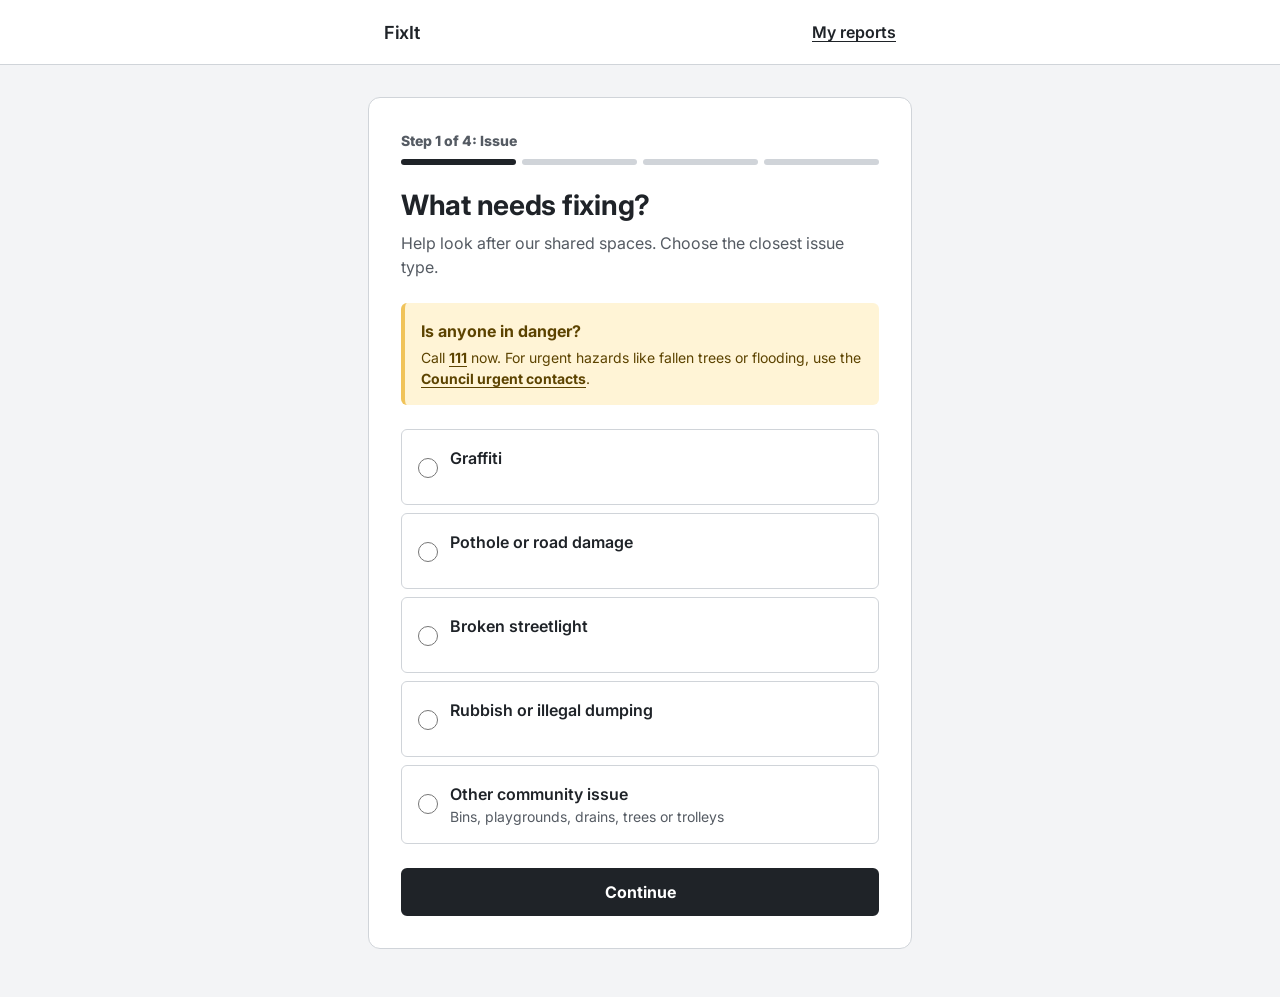
<file: index.html>
<!DOCTYPE html>
<html lang="en">
<head>
  <meta charset="UTF-8">
  <meta name="viewport" content="width=device-width, initial-scale=1">
  <title>What needs fixing? | FixIt</title>
  <!-- Font: Inter, an open typeface designed for screens -->
  <link rel="preconnect" href="https://fonts.googleapis.com">
  <link rel="preconnect" href="https://fonts.gstatic.com" crossorigin>
  <link rel="stylesheet" href="https://fonts.googleapis.com/css2?family=Inter:wght@400;500;600;700;800&display=swap">
  <!-- Load order matters: tokens first, components last -->
  <link rel="stylesheet" href="css/tokens.css">
  <link rel="stylesheet" href="css/base.css">
  <link rel="stylesheet" href="css/layout.css">
  <link rel="stylesheet" href="css/components.css">
</head>
<body>
  <a class="skip-link" href="#main">Skip to main content</a>

  <header class="site-header">
    <div class="site-header-inner">
      <a class="logo" href="index.html">FixIt</a>
      <a class="site-header-end" href="my-reports.html">My reports</a>
    </div>
  </header>

  <main id="main" class="page">
    <!-- Progress: the text is for everyone, the bar is decoration so screen readers skip it -->
    <div class="progress">
      <p class="progress-label">Step 1 of 4: Issue</p>
      <div class="progress-bar" aria-hidden="true">
        <span class="is-done"></span>
        <span></span>
        <span></span>
        <span></span>
      </div>
    </div>

    <h1>What needs fixing?</h1>
    <p class="lede">Help look after our shared spaces. Choose the closest issue type.</p>

    <!-- Moved above the options: someone in danger should see this before anything else -->
    <div class="notice notice-urgent" role="note">
      <p class="notice-title">Is anyone in danger?</p>
      <p>Call <a href="tel:111">111</a> now. For urgent hazards like fallen trees or flooding, use the <a href="urgent-contacts.html">Council urgent contacts</a>.</p>
    </div>

    <form action="details.html">
      <!-- fieldset + legend groups the radios so screen readers read the question with each option -->
      <fieldset class="choice-group">
        <legend class="visually-hidden">Issue type</legend>

        <label class="choice">
          <input type="radio" name="issue-type" value="graffiti" required>
          <span><span class="choice-title">Graffiti</span></span>
        </label>

        <label class="choice">
          <input type="radio" name="issue-type" value="road">
          <span><span class="choice-title">Pothole or road damage</span></span>
        </label>

        <label class="choice">
          <input type="radio" name="issue-type" value="streetlight">
          <span><span class="choice-title">Broken streetlight</span></span>
        </label>

        <label class="choice">
          <input type="radio" name="issue-type" value="rubbish">
          <span><span class="choice-title">Rubbish or illegal dumping</span></span>
        </label>

        <label class="choice">
          <input type="radio" name="issue-type" value="other">
          <span>
            <span class="choice-title">Other community issue</span>
            <span class="choice-hint">Bins, playgrounds, drains, trees or trolleys</span>
          </span>
        </label>
      </fieldset>

      <button type="submit" class="btn btn-primary btn-block">Continue</button>
    </form>
  </main>

  <script src="js/main.js"></script>
</body>
</html>
</file>
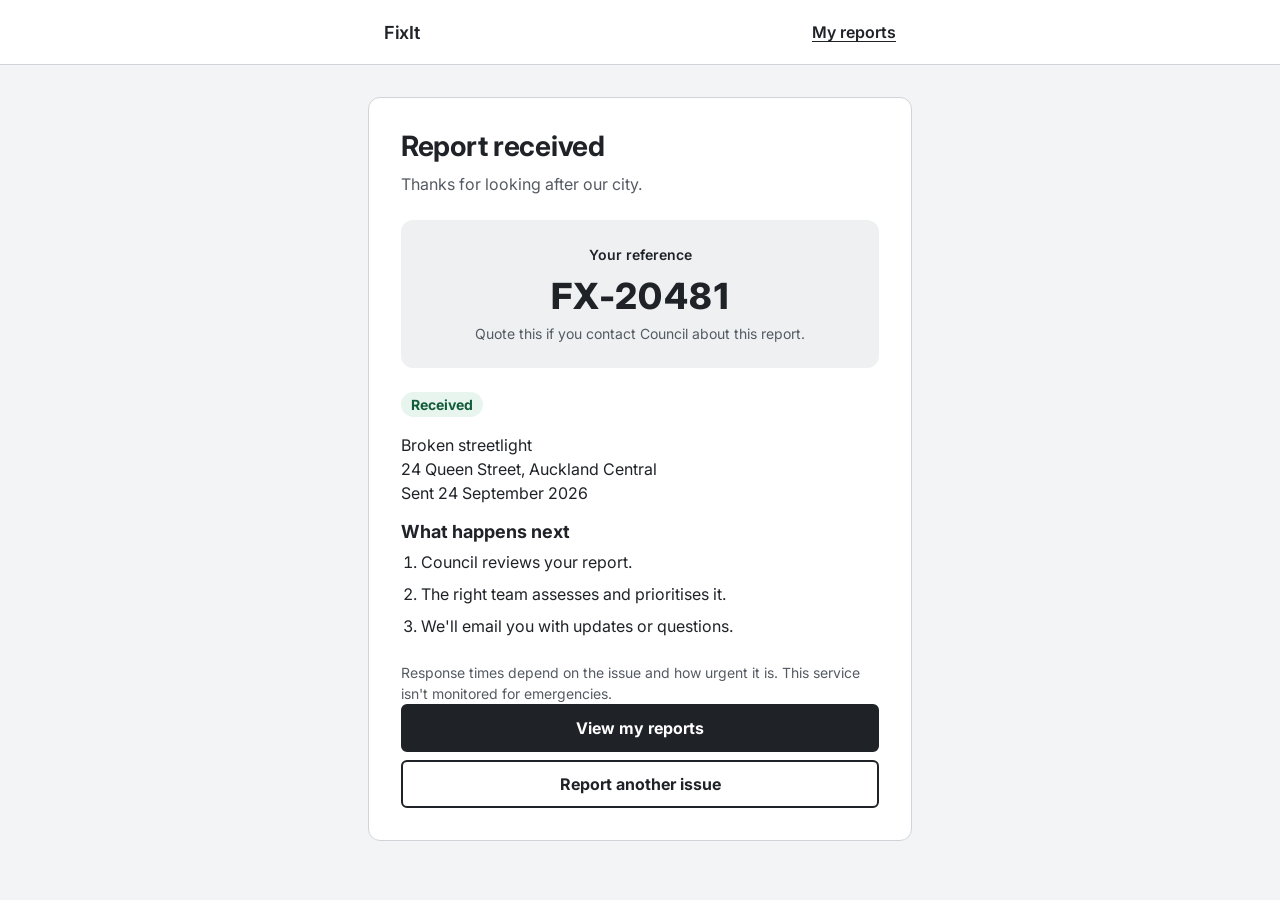
<file: confirmation.html>
<!DOCTYPE html>
<html lang="en">
<head>
  <meta charset="UTF-8">
  <meta name="viewport" content="width=device-width, initial-scale=1">
  <title>Report received | FixIt</title>
  <!-- Font: Inter, an open typeface designed for screens -->
  <link rel="preconnect" href="https://fonts.googleapis.com">
  <link rel="preconnect" href="https://fonts.gstatic.com" crossorigin>
  <link rel="stylesheet" href="https://fonts.googleapis.com/css2?family=Inter:wght@400;500;600;700;800&display=swap">
  <!-- Load order matters: tokens first, components last -->
  <link rel="stylesheet" href="css/tokens.css">
  <link rel="stylesheet" href="css/base.css">
  <link rel="stylesheet" href="css/layout.css">
  <link rel="stylesheet" href="css/components.css">
</head>
<body>
  <a class="skip-link" href="#main">Skip to main content</a>

  <header class="site-header">
    <div class="site-header-inner">
      <a class="logo" href="index.html">FixIt</a>
      <a class="site-header-end" href="my-reports.html">My reports</a>
    </div>
  </header>

  <main id="main" class="page">
    <h1>Report received</h1>
    <p class="lede">Thanks for looking after our city.</p>

    <div class="reference">
      <p class="reference-label">Your reference</p>
      <p class="reference-code">FX-20481</p>
      <p class="field-hint">Quote this if you contact Council about this report.</p>
    </div>

    <p><span class="badge">Received</span></p>
    <p>Broken streetlight<br>24 Queen Street, Auckland Central<br>Sent 24 September 2026</p>

    <h2>What happens next</h2>
    <ol class="next-steps">
      <li>Council reviews your report.</li>
      <li>The right team assesses and prioritises it.</li>
      <li>We'll email you with updates or questions.</li>
    </ol>
    <p class="field-hint">Response times depend on the issue and how urgent it is. This service isn't monitored for emergencies.</p>

    <div class="button-stack">
      <a class="btn btn-primary btn-block" href="my-reports.html">View my reports</a>
      <a class="btn btn-secondary btn-block" href="index.html">Report another issue</a>
    </div>
  </main>

  <script src="js/main.js"></script>
</body>
</html>
</file>
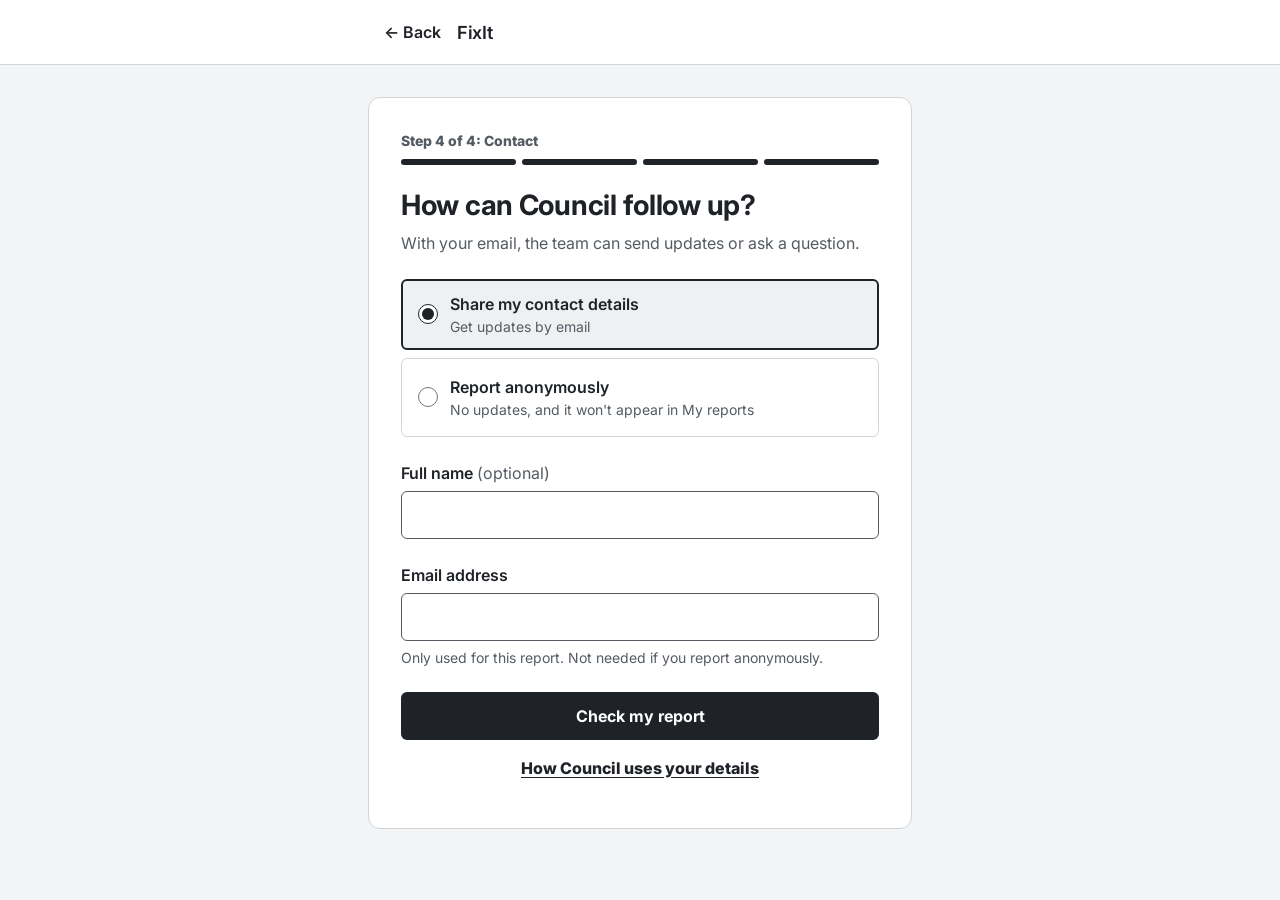
<file: contact.html>
<!DOCTYPE html>
<html lang="en">
<head>
  <meta charset="UTF-8">
  <meta name="viewport" content="width=device-width, initial-scale=1">
  <title>How can Council follow up? | FixIt</title>
  <!-- Font: Inter, an open typeface designed for screens -->
  <link rel="preconnect" href="https://fonts.googleapis.com">
  <link rel="preconnect" href="https://fonts.gstatic.com" crossorigin>
  <link rel="stylesheet" href="https://fonts.googleapis.com/css2?family=Inter:wght@400;500;600;700;800&display=swap">
  <!-- Load order matters: tokens first, components last -->
  <link rel="stylesheet" href="css/tokens.css">
  <link rel="stylesheet" href="css/base.css">
  <link rel="stylesheet" href="css/layout.css">
  <link rel="stylesheet" href="css/components.css">
</head>
<body>
  <a class="skip-link" href="#main">Skip to main content</a>

  <header class="site-header">
    <div class="site-header-inner">
      <a class="back-link" href="location.html">&larr; Back</a>
      <a class="logo" href="index.html">FixIt</a>
    </div>
  </header>

  <main id="main" class="page">
    <!-- Progress: the text is for everyone, the bar is decoration so screen readers skip it -->
    <div class="progress">
      <p class="progress-label">Step 4 of 4: Contact</p>
      <div class="progress-bar" aria-hidden="true">
        <span class="is-done"></span>
        <span class="is-done"></span>
        <span class="is-done"></span>
        <span class="is-done"></span>
      </div>
    </div>

    <h1>How can Council follow up?</h1>
    <p class="lede">With your email, the team can send updates or ask a question.</p>

    <form action="review.html">
      <fieldset class="choice-group">
        <legend class="visually-hidden">Contact choice</legend>

        <label class="choice">
          <input type="radio" name="contact-choice" value="share" checked>
          <span>
            <span class="choice-title">Share my contact details</span>
            <span class="choice-hint">Get updates by email</span>
          </span>
        </label>

        <label class="choice">
          <input type="radio" name="contact-choice" value="anonymous">
          <span>
            <span class="choice-title">Report anonymously</span>
            <span class="choice-hint">No updates, and it won't appear in My reports</span>
          </span>
        </label>
      </fieldset>

      <div class="field">
        <label for="full-name">Full name <span class="optional">(optional)</span></label>
        <input type="text" id="full-name" name="full-name" autocomplete="name">
      </div>

      <div class="field">
        <label for="email">Email address</label>
        <input type="email" id="email" name="email" autocomplete="email" aria-describedby="email-hint">
        <p id="email-hint" class="field-hint">Only used for this report. Not needed if you report anonymously.</p>
      </div>

      <button type="submit" class="btn btn-primary btn-block">Check my report</button>
      <a class="text-action" href="privacy.html">How Council uses your details</a>
    </form>
  </main>

  <script src="js/main.js"></script>
</body>
</html>
</file>
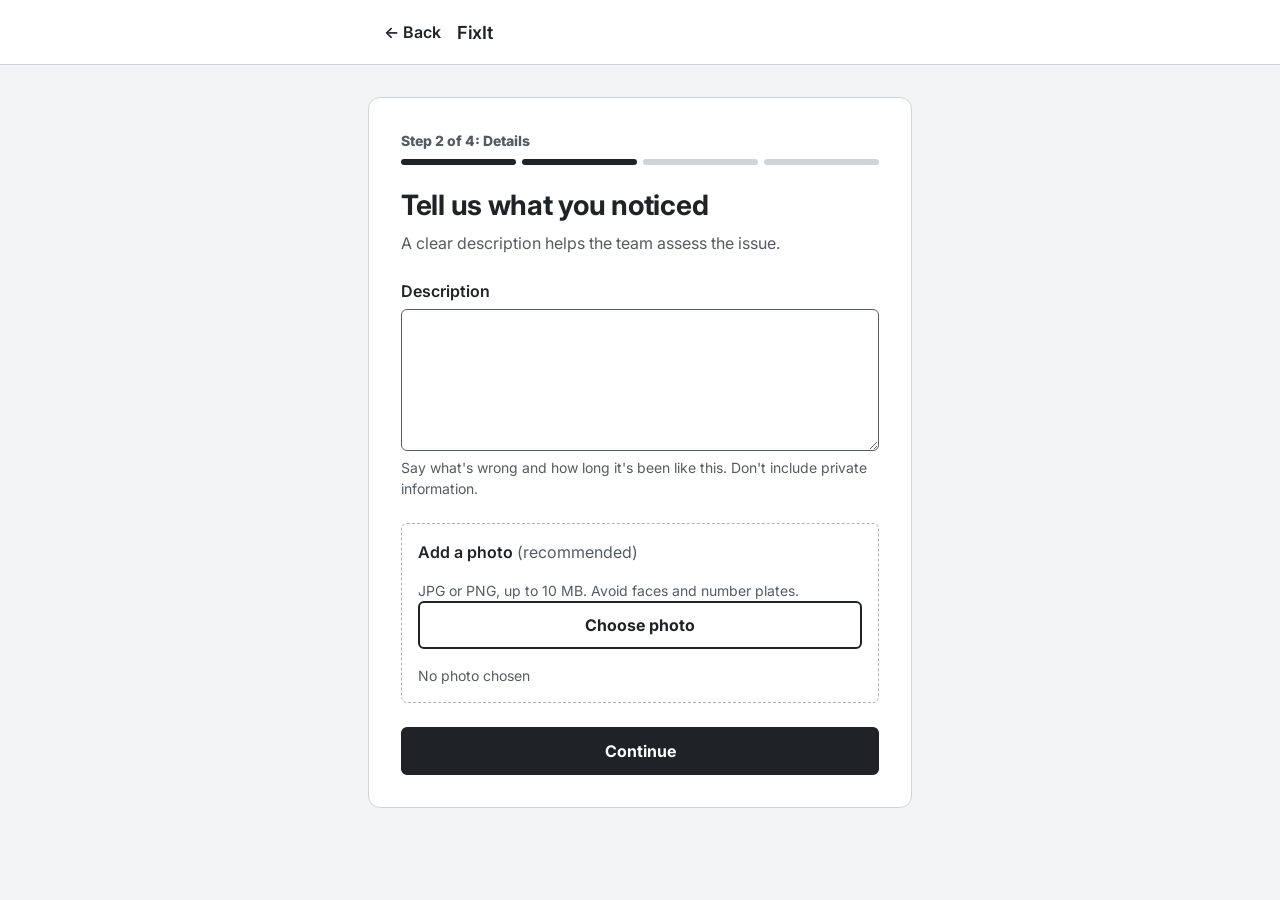
<file: details.html>
<!DOCTYPE html>
<html lang="en">
<head>
  <meta charset="UTF-8">
  <meta name="viewport" content="width=device-width, initial-scale=1">
  <title>Tell us what you noticed | FixIt</title>
  <!-- Font: Inter, an open typeface designed for screens -->
  <link rel="preconnect" href="https://fonts.googleapis.com">
  <link rel="preconnect" href="https://fonts.gstatic.com" crossorigin>
  <link rel="stylesheet" href="https://fonts.googleapis.com/css2?family=Inter:wght@400;500;600;700;800&display=swap">
  <!-- Load order matters: tokens first, components last -->
  <link rel="stylesheet" href="css/tokens.css">
  <link rel="stylesheet" href="css/base.css">
  <link rel="stylesheet" href="css/layout.css">
  <link rel="stylesheet" href="css/components.css">
</head>
<body>
  <a class="skip-link" href="#main">Skip to main content</a>

  <header class="site-header">
    <div class="site-header-inner">
      <a class="back-link" href="index.html">&larr; Back</a>
      <a class="logo" href="index.html">FixIt</a>
    </div>
  </header>

  <main id="main" class="page">
    <!-- Progress: the text is for everyone, the bar is decoration so screen readers skip it -->
    <div class="progress">
      <p class="progress-label">Step 2 of 4: Details</p>
      <div class="progress-bar" aria-hidden="true">
        <span class="is-done"></span>
        <span class="is-done"></span>
        <span></span>
        <span></span>
      </div>
    </div>

    <h1>Tell us what you noticed</h1>
    <p class="lede">A clear description helps the team assess the issue.</p>

    <form action="location.html">
      <div class="field">
        <label for="description">Description</label>
        <!-- aria-describedby links the hint to the field so screen readers announce it -->
        <textarea id="description" name="description" rows="5"
                  aria-describedby="description-hint" required></textarea>
        <p id="description-hint" class="field-hint">Say what's wrong and how long it's been like this. Don't include private information.</p>
      </div>

      <div class="upload">
        <p class="field-label">Add a photo <span class="optional">(recommended)</span></p>
        <p class="field-hint" id="photo-hint">JPG or PNG, up to 10 MB. Avoid faces and number plates.</p>
        <p>
          <input type="file" id="photo" name="photo" accept="image/png, image/jpeg" aria-describedby="photo-hint">
          <label for="photo" class="btn btn-secondary btn-block">Choose photo</label>
        </p>
        <p class="field-hint" id="photo-name" aria-live="polite">No photo chosen</p>
      </div>

      <button type="submit" class="btn btn-primary btn-block">Continue</button>
    </form>
  </main>

  <script src="js/main.js"></script>
</body>
</html>
</file>
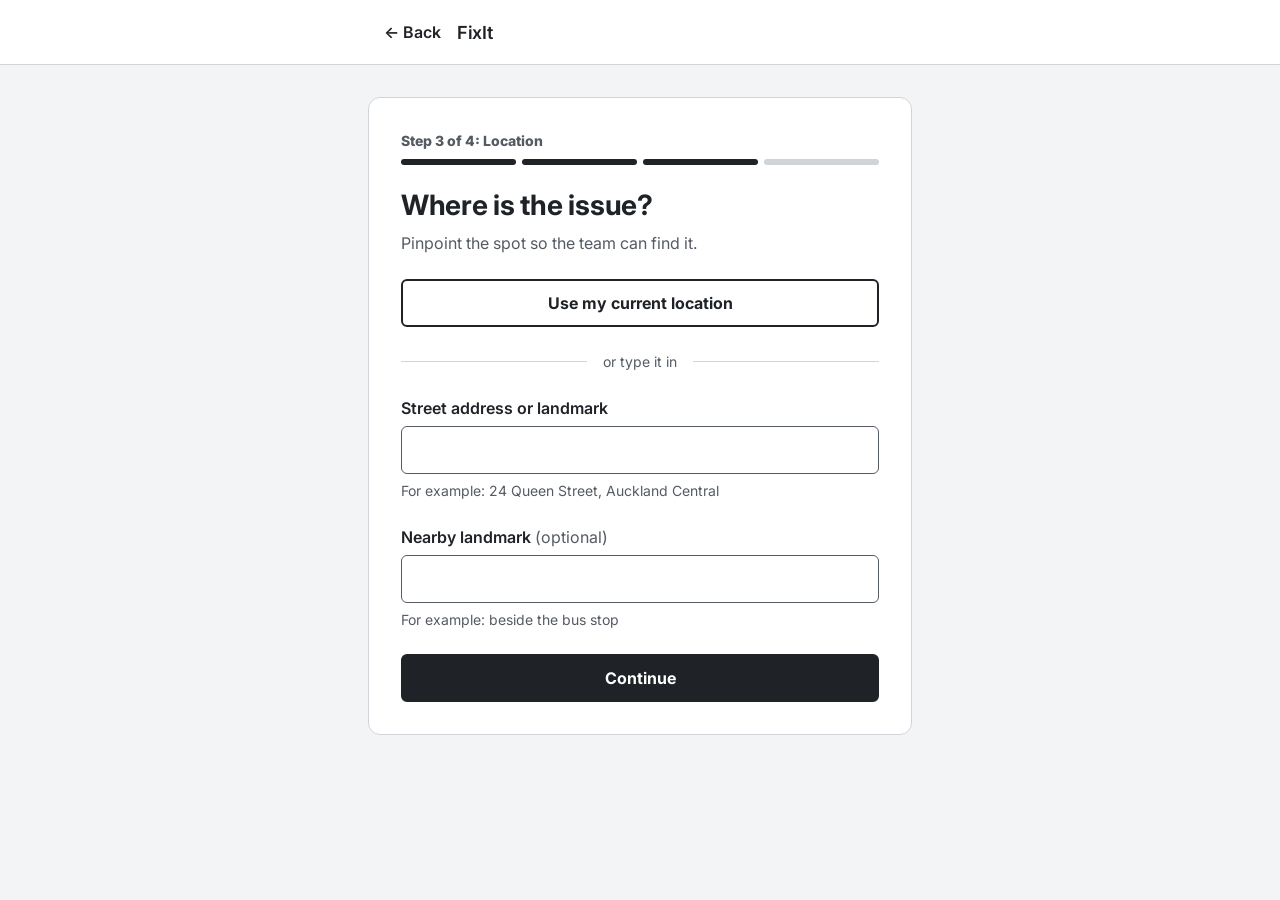
<file: location.html>
<!DOCTYPE html>
<html lang="en">
<head>
  <meta charset="UTF-8">
  <meta name="viewport" content="width=device-width, initial-scale=1">
  <title>Where is the issue? | FixIt</title>
  <!-- Font: Inter, an open typeface designed for screens -->
  <link rel="preconnect" href="https://fonts.googleapis.com">
  <link rel="preconnect" href="https://fonts.gstatic.com" crossorigin>
  <link rel="stylesheet" href="https://fonts.googleapis.com/css2?family=Inter:wght@400;500;600;700;800&display=swap">
  <!-- Load order matters: tokens first, components last -->
  <link rel="stylesheet" href="css/tokens.css">
  <link rel="stylesheet" href="css/base.css">
  <link rel="stylesheet" href="css/layout.css">
  <link rel="stylesheet" href="css/components.css">
</head>
<body>
  <a class="skip-link" href="#main">Skip to main content</a>

  <header class="site-header">
    <div class="site-header-inner">
      <a class="back-link" href="details.html">&larr; Back</a>
      <a class="logo" href="index.html">FixIt</a>
    </div>
  </header>

  <main id="main" class="page">
    <!-- Progress: the text is for everyone, the bar is decoration so screen readers skip it -->
    <div class="progress">
      <p class="progress-label">Step 3 of 4: Location</p>
      <div class="progress-bar" aria-hidden="true">
        <span class="is-done"></span>
        <span class="is-done"></span>
        <span class="is-done"></span>
        <span></span>
      </div>
    </div>

    <h1>Where is the issue?</h1>
    <p class="lede">Pinpoint the spot so the team can find it.</p>

    <form action="contact.html">
      <!-- Not wired up yet. A button like this is where a Web API could come in. -->
      <button type="button" class="btn btn-secondary btn-block">Use my current location</button>

      <p class="divider">or type it in</p>

      <div class="field">
        <label for="address">Street address or landmark</label>
        <input type="text" id="address" name="address" autocomplete="street-address"
               aria-describedby="address-hint" required>
        <p id="address-hint" class="field-hint">For example: 24 Queen Street, Auckland Central</p>
      </div>

      <div class="field">
        <label for="landmark">Nearby landmark <span class="optional">(optional)</span></label>
        <input type="text" id="landmark" name="landmark" aria-describedby="landmark-hint">
        <p id="landmark-hint" class="field-hint">For example: beside the bus stop</p>
      </div>

      <button type="submit" class="btn btn-primary btn-block">Continue</button>
    </form>
  </main>

  <script src="js/main.js"></script>
</body>
</html>
</file>
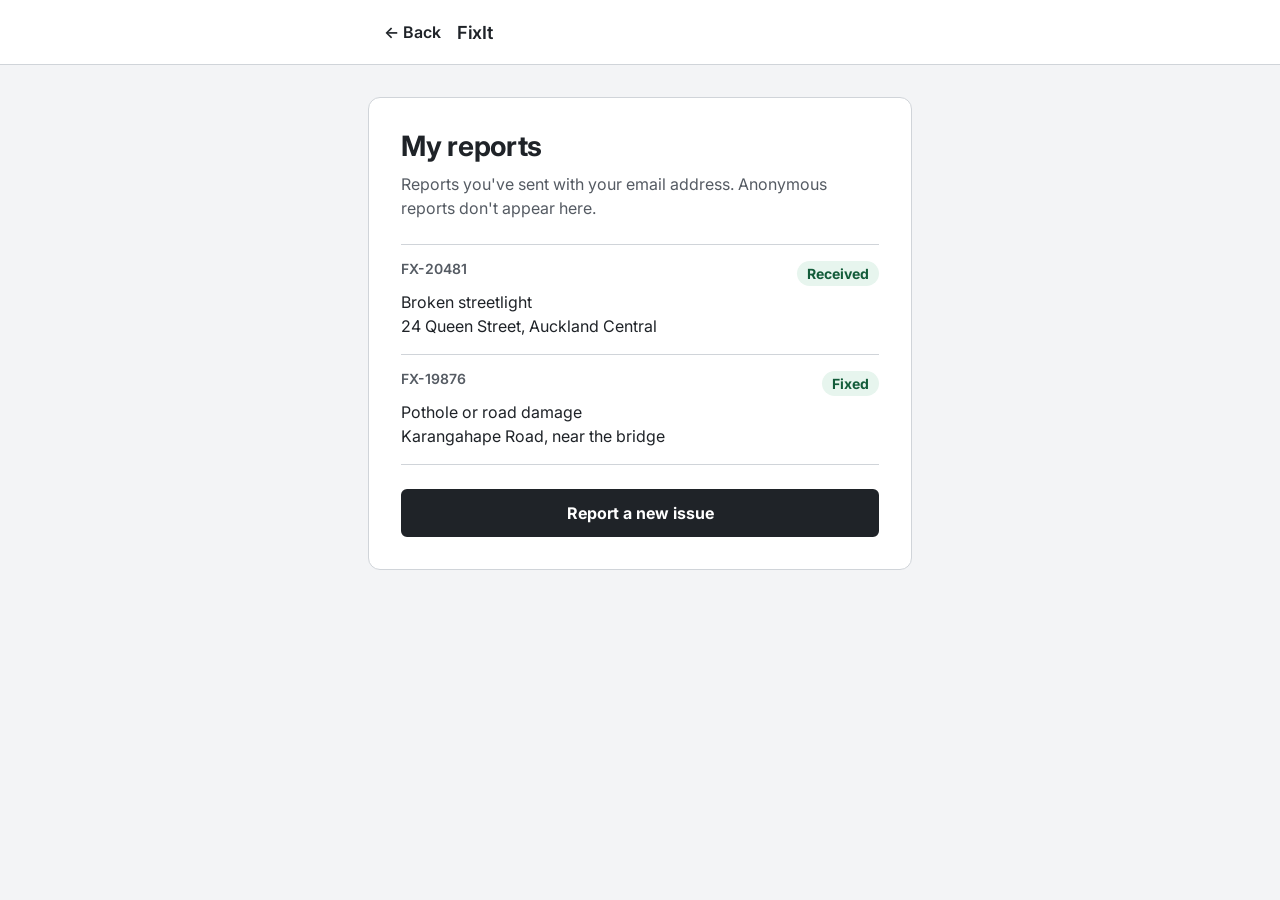
<file: my-reports.html>
<!DOCTYPE html>
<html lang="en">
<head>
  <meta charset="UTF-8">
  <meta name="viewport" content="width=device-width, initial-scale=1">
  <title>My reports | FixIt</title>
  <!-- Font: Inter, an open typeface designed for screens -->
  <link rel="preconnect" href="https://fonts.googleapis.com">
  <link rel="preconnect" href="https://fonts.gstatic.com" crossorigin>
  <link rel="stylesheet" href="https://fonts.googleapis.com/css2?family=Inter:wght@400;500;600;700;800&display=swap">
  <!-- Load order matters: tokens first, components last -->
  <link rel="stylesheet" href="css/tokens.css">
  <link rel="stylesheet" href="css/base.css">
  <link rel="stylesheet" href="css/layout.css">
  <link rel="stylesheet" href="css/components.css">
</head>
<body>
  <a class="skip-link" href="#main">Skip to main content</a>

  <header class="site-header">
    <div class="site-header-inner">
      <a class="back-link" href="index.html">&larr; Back</a>
      <a class="logo" href="index.html">FixIt</a>
    </div>
  </header>

  <main id="main" class="page">
    <h1>My reports</h1>
    <p class="lede">Reports you've sent with your email address. Anonymous reports don't appear here.</p>

    <!-- Same summary pattern as review.html, reused for a list of reports -->
    <section class="summary" aria-labelledby="rep-1">
      <h2 class="summary-heading" id="rep-1">FX-20481</h2>
      <p class="summary-content">Broken streetlight<br>24 Queen Street, Auckland Central</p>
      <span class="summary-edit badge">Received</span>
    </section>

    <section class="summary" aria-labelledby="rep-2">
      <h2 class="summary-heading" id="rep-2">FX-19876</h2>
      <p class="summary-content">Pothole or road damage<br>Karangahape Road, near the bridge</p>
      <span class="summary-edit badge">Fixed</span>
    </section>

    <a class="btn btn-primary btn-block" href="index.html">Report a new issue</a>
  </main>

  <script src="js/main.js"></script>
</body>
</html>
</file>
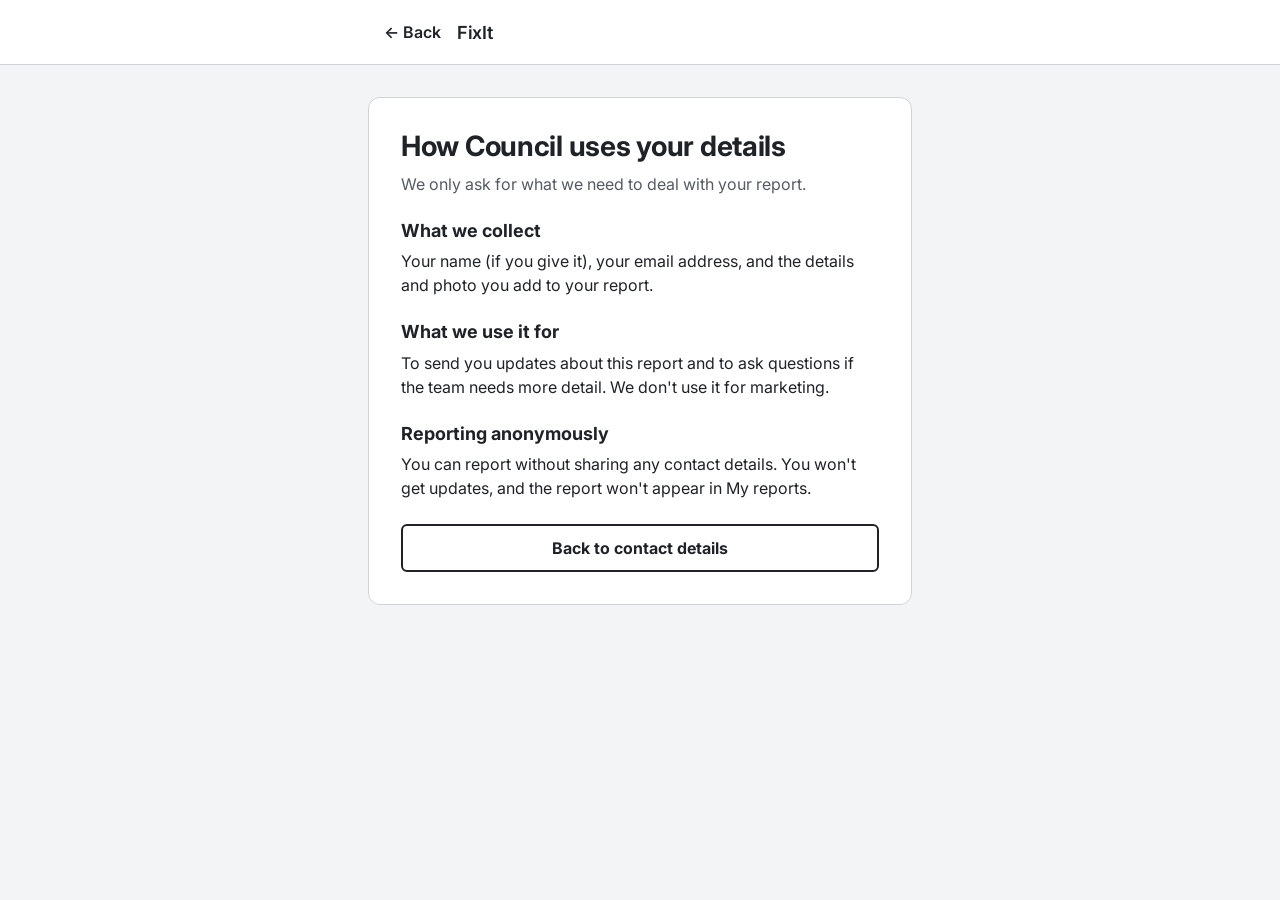
<file: privacy.html>
<!DOCTYPE html>
<html lang="en">
<head>
  <meta charset="UTF-8">
  <meta name="viewport" content="width=device-width, initial-scale=1">
  <title>How Council uses your details | FixIt</title>
  <!-- Font: Inter, an open typeface designed for screens -->
  <link rel="preconnect" href="https://fonts.googleapis.com">
  <link rel="preconnect" href="https://fonts.gstatic.com" crossorigin>
  <link rel="stylesheet" href="https://fonts.googleapis.com/css2?family=Inter:wght@400;500;600;700;800&display=swap">
  <!-- Load order matters: tokens first, components last -->
  <link rel="stylesheet" href="css/tokens.css">
  <link rel="stylesheet" href="css/base.css">
  <link rel="stylesheet" href="css/layout.css">
  <link rel="stylesheet" href="css/components.css">
</head>
<body>
  <a class="skip-link" href="#main">Skip to main content</a>

  <header class="site-header">
    <div class="site-header-inner">
      <a class="back-link" href="contact.html">&larr; Back</a>
      <a class="logo" href="index.html">FixIt</a>
    </div>
  </header>

  <main id="main" class="page">
    <h1>How Council uses your details</h1>
    <p class="lede">We only ask for what we need to deal with your report.</p>

    <div class="prose">
    <h2>What we collect</h2>
    <p>Your name (if you give it), your email address, and the details and photo you add to your report.</p>

    <h2>What we use it for</h2>
    <p>To send you updates about this report and to ask questions if the team needs more detail. We don't use it for marketing.</p>

    <h2>Reporting anonymously</h2>
    <p>You can report without sharing any contact details. You won't get updates, and the report won't appear in My reports.</p>
    </div>

    <a class="btn btn-secondary btn-block" href="contact.html">Back to contact details</a>
  </main>

  <script src="js/main.js"></script>
</body>
</html>
</file>
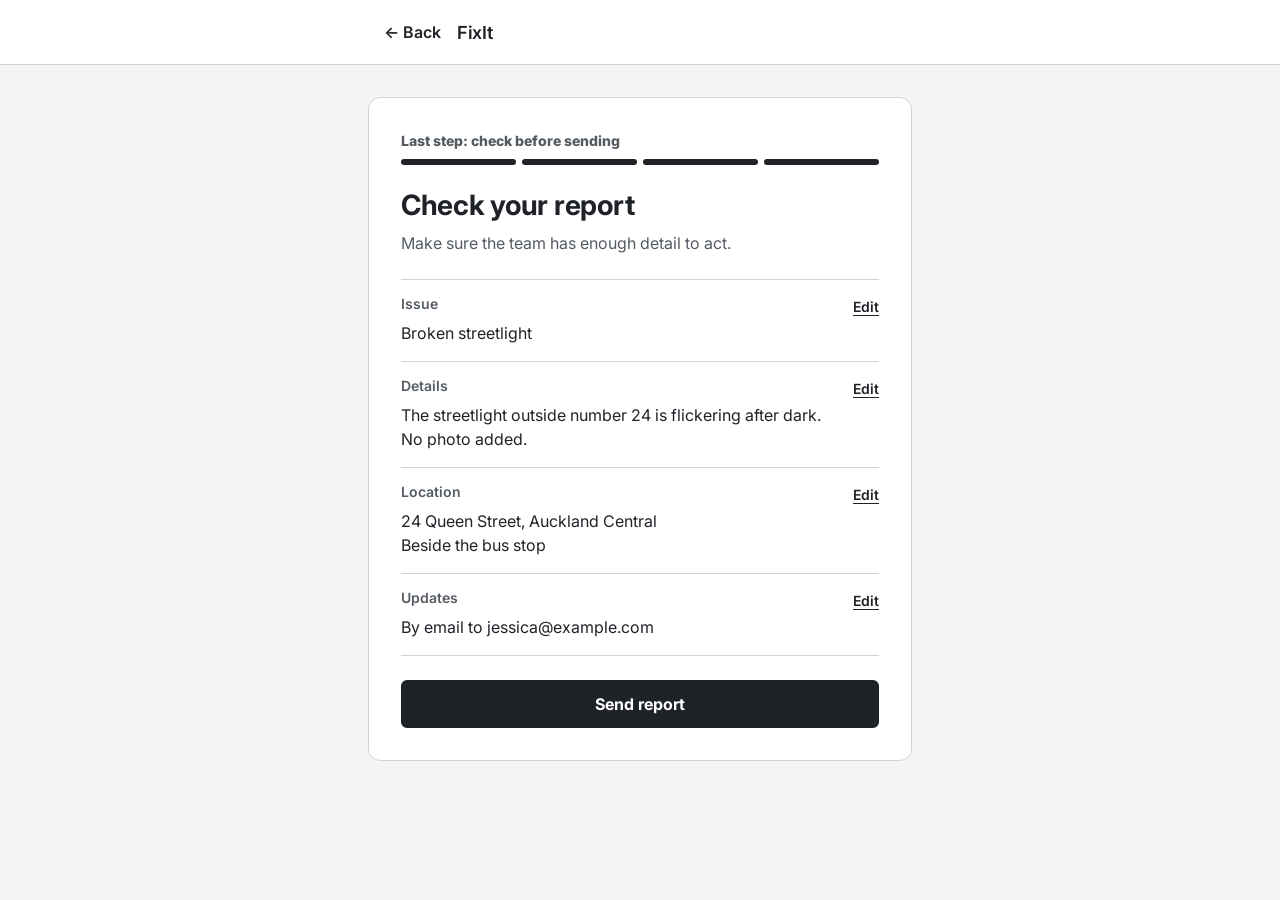
<file: review.html>
<!DOCTYPE html>
<html lang="en">
<head>
  <meta charset="UTF-8">
  <meta name="viewport" content="width=device-width, initial-scale=1">
  <title>Check your report | FixIt</title>
  <!-- Font: Inter, an open typeface designed for screens -->
  <link rel="preconnect" href="https://fonts.googleapis.com">
  <link rel="preconnect" href="https://fonts.gstatic.com" crossorigin>
  <link rel="stylesheet" href="https://fonts.googleapis.com/css2?family=Inter:wght@400;500;600;700;800&display=swap">
  <!-- Load order matters: tokens first, components last -->
  <link rel="stylesheet" href="css/tokens.css">
  <link rel="stylesheet" href="css/base.css">
  <link rel="stylesheet" href="css/layout.css">
  <link rel="stylesheet" href="css/components.css">
</head>
<body>
  <a class="skip-link" href="#main">Skip to main content</a>

  <header class="site-header">
    <div class="site-header-inner">
      <a class="back-link" href="contact.html">&larr; Back</a>
      <a class="logo" href="index.html">FixIt</a>
    </div>
  </header>

  <main id="main" class="page">
    <!-- Progress: the text is for everyone, the bar is decoration so screen readers skip it -->
    <div class="progress">
      <p class="progress-label">Last step: check before sending</p>
      <div class="progress-bar" aria-hidden="true">
        <span class="is-done"></span>
        <span class="is-done"></span>
        <span class="is-done"></span>
        <span class="is-done"></span>
      </div>
    </div>

    <h1>Check your report</h1>
    <p class="lede">Make sure the team has enough detail to act.</p>

    <!-- Each section repeats the same pattern: heading, content, edit link.
         The hidden text makes each "Edit" link make sense out of context. -->
    <section class="summary" aria-labelledby="sum-issue">
      <h2 class="summary-heading" id="sum-issue">Issue</h2>
      <p class="summary-content">Broken streetlight</p>
      <a class="summary-edit" href="index.html">Edit<span class="visually-hidden"> issue type</span></a>
    </section>

    <section class="summary" aria-labelledby="sum-details">
      <h2 class="summary-heading" id="sum-details">Details</h2>
      <p class="summary-content">The streetlight outside number 24 is flickering after dark. No photo added.</p>
      <a class="summary-edit" href="details.html">Edit<span class="visually-hidden"> description or photo</span></a>
    </section>

    <section class="summary" aria-labelledby="sum-location">
      <h2 class="summary-heading" id="sum-location">Location</h2>
      <p class="summary-content">24 Queen Street, Auckland Central<br>Beside the bus stop</p>
      <a class="summary-edit" href="location.html">Edit<span class="visually-hidden"> location</span></a>
    </section>

    <section class="summary" aria-labelledby="sum-contact">
      <h2 class="summary-heading" id="sum-contact">Updates</h2>
      <p class="summary-content">By email to jessica@example.com</p>
      <a class="summary-edit" href="contact.html">Edit<span class="visually-hidden"> contact choice</span></a>
    </section>

    <form action="confirmation.html">
      <button type="submit" class="btn btn-primary btn-block">Send report</button>
    </form>
  </main>

  <script src="js/main.js"></script>
</body>
</html>
</file>
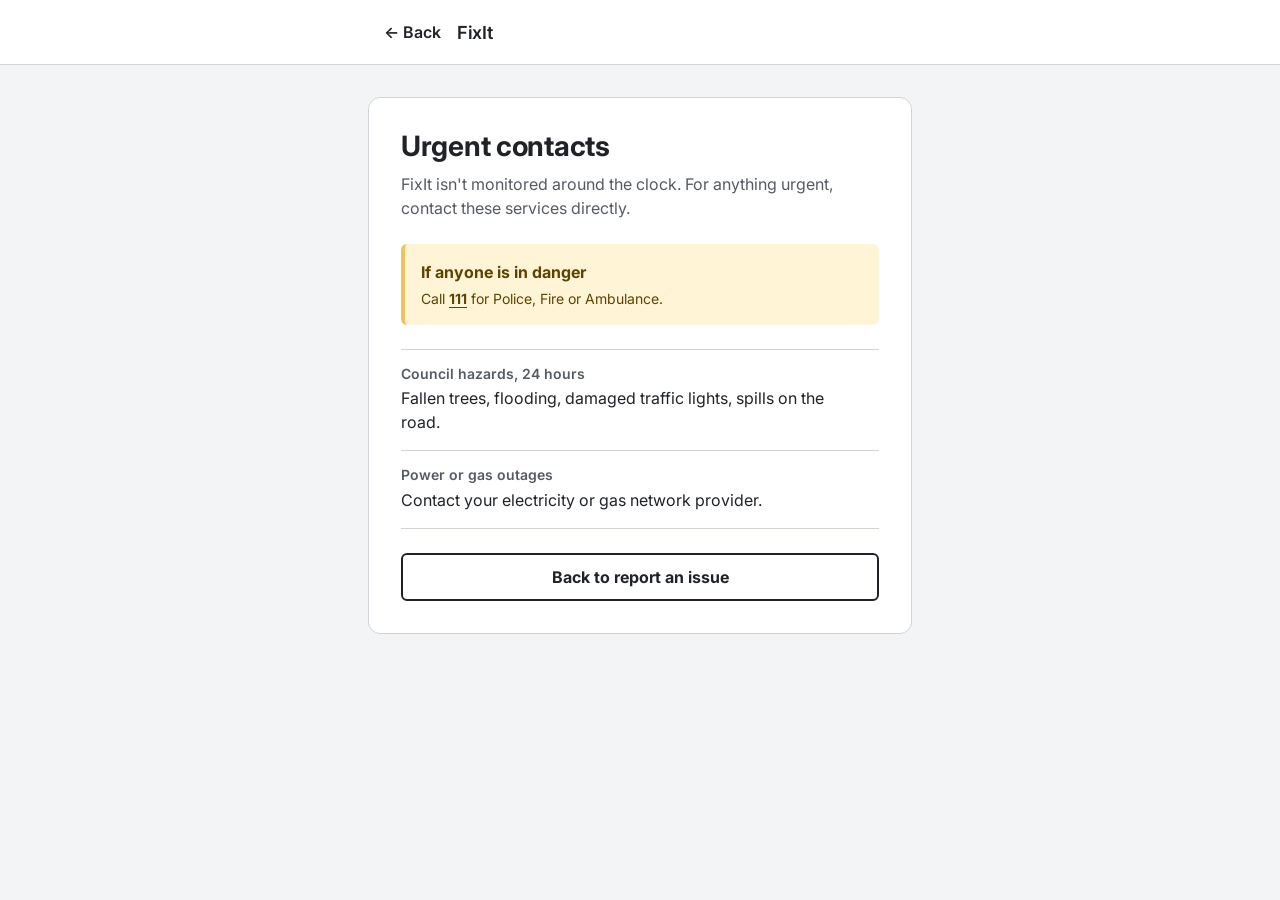
<file: urgent-contacts.html>
<!DOCTYPE html>
<html lang="en">
<head>
  <meta charset="UTF-8">
  <meta name="viewport" content="width=device-width, initial-scale=1">
  <title>Urgent contacts | FixIt</title>
  <!-- Font: Inter, an open typeface designed for screens -->
  <link rel="preconnect" href="https://fonts.googleapis.com">
  <link rel="preconnect" href="https://fonts.gstatic.com" crossorigin>
  <link rel="stylesheet" href="https://fonts.googleapis.com/css2?family=Inter:wght@400;500;600;700;800&display=swap">
  <!-- Load order matters: tokens first, components last -->
  <link rel="stylesheet" href="css/tokens.css">
  <link rel="stylesheet" href="css/base.css">
  <link rel="stylesheet" href="css/layout.css">
  <link rel="stylesheet" href="css/components.css">
</head>
<body>
  <a class="skip-link" href="#main">Skip to main content</a>

  <header class="site-header">
    <div class="site-header-inner">
      <a class="back-link" href="index.html">&larr; Back</a>
      <a class="logo" href="index.html">FixIt</a>
    </div>
  </header>

  <main id="main" class="page">
    <h1>Urgent contacts</h1>
    <p class="lede">FixIt isn't monitored around the clock. For anything urgent, contact these services directly.</p>

    <div class="notice notice-urgent">
      <p class="notice-title">If anyone is in danger</p>
      <p>Call <a href="tel:111">111</a> for Police, Fire or Ambulance.</p>
    </div>

    <section class="summary" aria-labelledby="urg-1">
      <h2 class="summary-heading" id="urg-1">Council hazards, 24 hours</h2>
      <p class="summary-content">Fallen trees, flooding, damaged traffic lights, spills on the road.</p>
    </section>

    <section class="summary" aria-labelledby="urg-2">
      <h2 class="summary-heading" id="urg-2">Power or gas outages</h2>
      <p class="summary-content">Contact your electricity or gas network provider.</p>
    </section>

    <a class="btn btn-secondary btn-block" href="index.html">Back to report an issue</a>
  </main>

  <script src="js/main.js"></script>
</body>
</html>
</file>
<file: css/tokens.css>
/* =========================================================
   DESIGN TOKENS
   The single source of truth for colour, type and spacing.
   Names match the variables in our Figma file, so design and
   code speak the same language. Change a value here and it
   updates everywhere.
   ========================================================= */

:root {
  /* Colour: brand (charcoal, grey, white) */
  --color-primary: #1f2328;        /* Figma: color/primary. Charcoal, 15.8:1 on white */
  --color-primary-hover: #3a3f46;  /* Figma: color/primary-hover */
  --color-primary-tint: #eef0f2;   /* Figma: color/primary-tint (selected states) */
  --color-primary-line: #aeb3ba;   /* Figma: color/primary-line */

  /* Colour: neutrals */
  --color-text: #1f2328;
  --color-text-muted: #555b63;     /* grey, 6.9:1 on white, still passes on the page background */
  --color-surface: #ffffff;
  --color-background: #f3f4f6;
  --color-border: #d0d4d9;

  /* Colour: feedback. Kept in colour on purpose: urgency and status
     shouldn't rely on grey alone to be noticed. */
  --color-urgent-bg: #fff4d6;
  --color-urgent-line: #f0c35a;
  --color-urgent-text: #5c4300;
  --color-success-bg: #e7f5ee;
  --color-success-text: #135c3a;
  --color-focus: #1f2328;

  /* Typography */
  --font-body: "Inter", "Open Sans", system-ui, sans-serif;
  --font-size-sm: 0.875rem;  /* 14px */
  --font-size-md: 1rem;      /* 16px */
  --font-size-lg: 1.125rem;  /* 18px */
  --font-size-xl: 1.75rem;   /* 28px */
  --font-size-xxl: 2.25rem;  /* 36px */
  --line-height: 1.5;

  /* Spacing: an 8px scale, same as the Figma layout grid */
  --space-1: 0.5rem;   /* 8px */
  --space-2: 1rem;     /* 16px */
  --space-3: 1.5rem;   /* 24px */
  --space-4: 2rem;     /* 32px */
  --space-6: 3rem;     /* 48px */

  /* Shape and size */
  --radius-sm: 6px;    /* inputs, buttons */
  --radius-lg: 12px;   /* panels */
  --tap-target: 48px;  /* minimum height for anything you can press */
  --max-width: 34rem;  /* one readable column, like the Figma frames */
}
</file>
<file: css/base.css>
/* =========================================================
   BASE
   Default styles for plain HTML elements, plus the
   site-wide accessibility helpers. No page-specific styling.
   ========================================================= */

*,
*::before,
*::after {
  box-sizing: border-box;
}

body {
  margin: 0;
  font-family: var(--font-body);
  font-size: var(--font-size-md);
  line-height: var(--line-height);
  color: var(--color-text);
  background: var(--color-background);
}

h1,
h2 {
  line-height: 1.2;
  margin: 0 0 var(--space-1);
}

h1 {
  font-size: var(--font-size-xl);
  font-weight: 700;
  letter-spacing: -0.01em;
}

h2 {
  font-size: var(--font-size-lg);
}

p {
  margin: 0 0 var(--space-2);
}

a {
  color: var(--color-primary);
  text-underline-offset: 3px;
}

img {
  max-width: 100%;
  display: block;
}

/* Accessibility: one visible focus style for everything you can tab to */
:focus-visible {
  outline: 3px solid var(--color-focus);
  outline-offset: 2px;
}

/* Skip link: hidden until a keyboard user tabs onto it */
.skip-link {
  position: absolute;
  left: var(--space-2);
  top: -100px;
  z-index: 10;
  background: var(--color-surface);
  padding: var(--space-1) var(--space-2);
}

.skip-link:focus {
  top: var(--space-2);
}

/* Hides text visually but keeps it for screen readers */
.visually-hidden {
  position: absolute;
  width: 1px;
  height: 1px;
  overflow: hidden;
  clip: rect(0 0 0 0);
  white-space: nowrap;
}
</file>
<file: css/layout.css>
/* =========================================================
   LAYOUT
   Page structure. Mobile first: the default styles are for
   small screens, the media query adds to them.
   ========================================================= */

.site-header {
  background: var(--color-surface);
  border-bottom: 1px solid var(--color-border);
}

.site-header-inner {
  max-width: var(--max-width);
  margin: 0 auto;
  min-height: 64px;
  padding: var(--space-1) var(--space-2);
  display: flex;
  align-items: center;
  gap: var(--space-2);
}

/* Pushes the right-hand header link to the far edge */
.site-header-end {
  margin-left: auto;
  font-weight: 600;
}

.page {
  max-width: var(--max-width);
  margin: 0 auto;
  padding: var(--space-3) var(--space-2) var(--space-6);
  background: var(--color-surface);
}

/* Tablet and up: the column becomes a panel on a tinted page */
@media (min-width: 768px) {
  .page {
    margin-top: var(--space-4);
    margin-bottom: var(--space-6);
    padding: var(--space-4);
    border: 1px solid var(--color-border);
    border-radius: var(--radius-lg);
  }
}
</file>
<file: css/components.css>
/* =========================================================
   COMPONENTS
   Reusable pieces. Each one matches a component in Figma.
   Before adding a new class, check if one here already does
   the job.
   ========================================================= */

/* ---------- Logo (Figma: Logo) ---------- */
.logo {
  font-weight: 600;
  font-size: var(--font-size-lg);
  letter-spacing: -0.02em;
  color: var(--color-text);
  text-decoration: none;
}

/* ---------- Back link (Figma: Nav / Back) ---------- */
.back-link {
  display: inline-flex;
  align-items: center;
  min-height: var(--tap-target);
  font-weight: 600;
  text-decoration: none;
}

/* ---------- Progress (Figma: Stepper) ---------- */
.progress {
  margin-bottom: var(--space-3);
}

.progress-label {
  font-size: var(--font-size-sm);
  font-weight: 800;
  color: var(--color-text-muted);
  margin-bottom: var(--space-1);
}

.progress-bar {
  display: grid;
  grid-template-columns: repeat(4, 1fr);
  gap: 6px;
}

.progress-bar span {
  height: 6px;
  border-radius: 3px;
  background: var(--color-border);
}

.progress-bar span.is-done {
  background: var(--color-primary);
}

/* ---------- Intro text under a page title ---------- */
.lede {
  color: var(--color-text-muted);
  margin-bottom: var(--space-3);
}

/* ---------- Button (Figma: Button / Primary, Secondary) ---------- */
.btn {
  display: inline-flex;
  align-items: center;
  justify-content: center;
  min-height: var(--tap-target);
  padding: 0 var(--space-3);
  border: 2px solid var(--color-primary);
  border-radius: var(--radius-sm);
  font: inherit;
  font-weight: 700;
  text-decoration: none;
  cursor: pointer;
}

.btn-primary {
  background: var(--color-primary);
  border-color: var(--color-primary);
  color: var(--color-surface);
}

.btn-primary:hover {
  background: var(--color-primary-hover);
  border-color: var(--color-primary-hover);
}

.btn-secondary {
  background: var(--color-surface);
  color: var(--color-primary);
}

.btn-secondary:hover {
  background: var(--color-primary-tint);
}

/* Modifier: full-width button, used for the main action on each step */
.btn-block {
  width: 100%;
}

/* A quiet text link that sits centred under a main button */
.text-action {
  display: block;
  text-align: center;
  font-weight: 800;
  padding: var(--space-2) 0;
}

/* ---------- Choice card (Figma: Radio card / Default, Selected) ---------- */
.choice-group {
  border: 0;
  margin: 0 0 var(--space-3);
  padding: 0;
  display: grid;
  gap: var(--space-1);
}

.choice {
  display: flex;
  align-items: flex-start;
  gap: 12px;
  min-height: var(--tap-target);
  padding: 16px var(--space-2);
  border: 1px solid var(--color-border);
  border-radius: var(--radius-sm);
  background: var(--color-surface);
  cursor: pointer;
}

.choice input {
  width: 20px;
  height: 40px;
  margin: 2px 0 0;
  flex-shrink: 0;
  accent-color: var(--color-primary);
}

.choice-title {
  display: block;
  font-weight: 600;
}

.choice-hint {
  display: block;
  font-size: var(--font-size-sm);
  color: var(--color-text-muted);
}

.choice:hover {
  border-color: var(--color-primary);
}

/* Selected state is pure CSS: :has() checks if the radio inside is checked */
.choice:has(input:checked) {
  border: 2px solid var(--color-primary);
  background: var(--color-primary-tint);
  padding: 11px 15px; /* 1px less, so the thicker border doesn't make it jump */
}

/* ---------- Notice (Figma: Notice / Urgent, Success) ---------- */
.notice {
  border-radius: var(--radius-sm);
  padding: var(--space-2);
  margin-bottom: var(--space-3);
  font-size: var(--font-size-sm);
}

.notice p:last-child {
  margin-bottom: 0;
}

.notice-title {
  font-weight: 700;
  font-size: var(--font-size-md);
  margin-bottom: 4px;
}

.notice-urgent {
  background: var(--color-urgent-bg);
  border-left: 4px solid var(--color-urgent-line);
  color: var(--color-urgent-text);
}

.notice-urgent a {
  color: inherit;
  font-weight: 700;
}

.notice-success {
  background: var(--color-success-bg);
  color: var(--color-success-text);
}

/* ---------- Form field (Figma: Input / Default) ---------- */
.field {
  display: flex;
  flex-direction: column;
  gap: 6px;
  margin-bottom: var(--space-3);
}

.field label,
.field-label {
  font-weight: 600;
}

.field input,
.field textarea {
  width: 100%;
  font: inherit;
  min-height: var(--tap-target);
  padding: 10px 12px;
  border: 1px solid var(--color-text-muted);
  border-radius: var(--radius-sm);
  background: var(--color-surface);
}

.field textarea {
  resize: vertical;
}

.field-hint {
  font-size: var(--font-size-sm);
  color: var(--color-text-muted);
  margin: 0;
}

.optional {
  font-weight: 400;
  color: var(--color-text-muted);
}

/* ---------- Photo upload (Figma: Upload) ---------- */
.upload {
  border: 1px dashed var(--color-primary-line);
  border-radius: var(--radius-sm);
  padding: var(--space-2);
  margin-bottom: var(--space-3);
}

/* The real file input stays in the page for keyboards and screen readers,
   but the styled label is what people see and click */
.upload input[type="file"] {
  position: absolute;
  opacity: 0;
  width: 1px;
  height: 1px;
}

.upload input[type="file"]:focus-visible + .btn {
  outline: 3px solid var(--color-focus);
  outline-offset: 2px;
}

/* ---------- Divider with text (Figma: Divider / Or) ---------- */
.divider {
  display: flex;
  align-items: center;
  gap: var(--space-2);
  color: var(--color-text-muted);
  font-size: var(--font-size-sm);
  margin: var(--space-3) 0;
}

.divider::before,
.divider::after {
  content: "";
  flex: 1;
  border-top: 1px solid var(--color-border);
}

/* ---------- Summary block (Figma: Review / Section) ---------- */
.summary {
  border-top: 1px solid var(--color-border);
  padding: var(--space-2) 0;
  display: grid;
  grid-template-columns: 1fr auto;
  gap: 4px var(--space-2);
}

.summary:last-of-type {
  border-bottom: 1px solid var(--color-border);
  margin-bottom: var(--space-3);
}

.summary-heading {
  font-size: var(--font-size-sm);
  color: var(--color-text-muted);
  font-weight: 600;
  margin: 0;
}

.summary-content {
  grid-column: 1;
  margin: 0;
}

.summary-edit {
  grid-row: 1;
  grid-column: 2;
  font-weight: 600;
  font-size: var(--font-size-sm);
}

/* ---------- Reference code (Figma: Confirmation / Reference) ---------- */
.reference {
  background: var(--color-primary-tint);
  border-radius: var(--radius-lg);
  padding: var(--space-3);
  text-align: center;
  margin-bottom: var(--space-3);
}

.reference-label {
  font-size: var(--font-size-sm);
  font-weight: 600;
  margin-bottom: 4px;
}

.reference-code {
  font-size: var(--font-size-xxl);
  font-weight: 800;
  letter-spacing: 0.04em;
  color: var(--color-primary);
  margin: 0;
}

/* ---------- Status badge (Figma: Badge / Received) ---------- */
.badge {
  display: inline-block;
  padding: 2px 10px;
  border-radius: 999px;
  background: var(--color-success-bg);
  color: var(--color-success-text);
  font-size: var(--font-size-sm);
  font-weight: 700;
}

/* ---------- Numbered next steps (Figma: List / Steps) ---------- */
.next-steps {
  padding-left: 1.25rem;
  margin: 0 0 var(--space-3);
}

.next-steps li {
  margin-bottom: var(--space-1);
}

.button-stack {
  display: grid;
  gap: var(--space-1);
}

/* ---------- Prose (long-form text pages like privacy.html) ---------- */
.prose h2 {
  margin-top: var(--space-3);
}

.prose {
  margin-bottom: var(--space-3);
}
</file>
